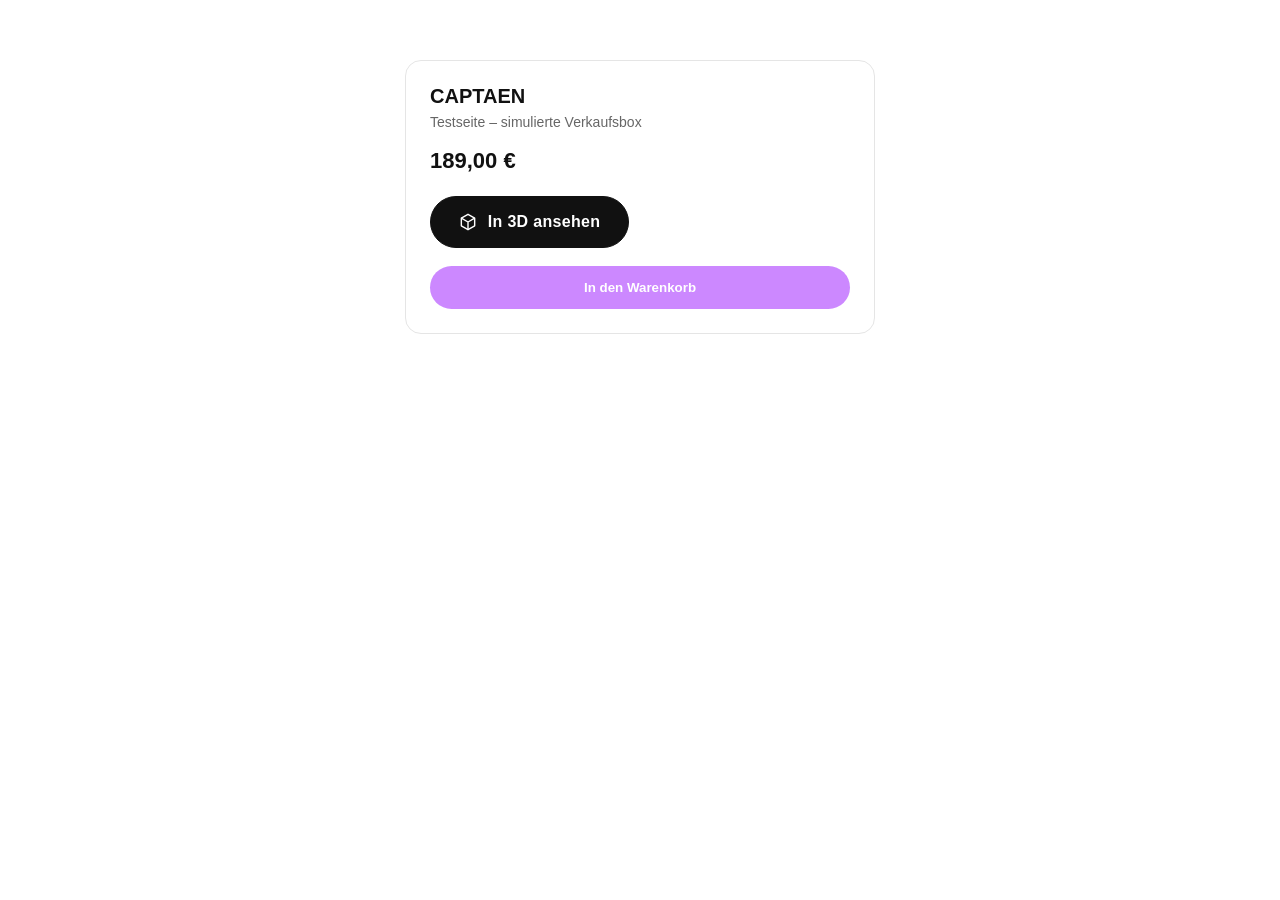
<file: shopify-3d/preview/index.html>
<!doctype html><html lang="de"><head><meta charset="utf-8"><meta name="viewport" content="width=device-width,initial-scale=1"><title>SOLAERO 3D Test</title>
<style>body{font-family:-apple-system,Segoe UI,Helvetica,Arial,sans-serif;margin:0;background:#fff;color:#111}.box{max-width:420px;margin:60px auto;padding:24px;border:1px solid #e5e5e5;border-radius:16px}
h1{font-size:20px;margin:0 0 6px}p{color:#666;margin:0 0 18px;font-size:14px}.price{font-size:22px;font-weight:600;margin-bottom:14px}.buy{width:100%;margin-top:10px;padding:14px;border-radius:999px;border:0;background:#c8f;color:#fff;font-weight:700}</style></head>
<body><div class="box"><h1>CAPTAEN</h1><p>Testseite – simulierte Verkaufsbox</p><div class="price">189,00 €</div>
<div class="solaero-3d-section solaero-3d-section--left" style="text-align:left;padding:8px 0 8px" ><link rel="stylesheet" href="../assets/solaero-3d.css">
<div class="s3d" id="s3d-template-captaen" data-engine="../assets/solaero-3d.js"
  style="--s3d-accent:#111111;--s3d-bg:#f3f3f5;">
  <button type="button" class="s3d__btn s3d__btn--solid" data-s3d-open aria-haspopup="dialog">
    <svg class="s3d__ico" viewBox="0 0 24 24" fill="none" stroke="currentColor" stroke-width="1.7" stroke-linejoin="round" aria-hidden="true"><path d="M12 2.8 20 7.4v9.2l-8 4.6-8-4.6V7.4z"/><path d="m4 7.4 8 4.6 8-4.6M12 12v9.2"/></svg>
    <span>In 3D ansehen</span>
  </button>
  <div class="s3d__overlay" hidden role="dialog" aria-modal="true" aria-label="CAPTAEN – 3D">
    <div class="s3d__scrim"></div>
    <div class="s3d__win"><canvas class="s3d__canvas" role="img" aria-label="CAPTAEN 3D"></canvas>
      <div class="s3d__msg" hidden data-nowebgl="3D wird von diesem Gerät nicht unterstützt." data-error="3D konnte nicht geladen werden."></div>
      <div class="s3d__load"><div class="s3d__spin" aria-hidden="true"></div></div>
      <button type="button" class="s3d__close" aria-label="Schließen"><svg viewBox="0 0 24 24" fill="none" stroke="currentColor" stroke-width="2.2" stroke-linecap="round" aria-hidden="true"><path d="M5 5l14 14M19 5 5 19"/></svg></button>
      <div class="s3d__hint" data-hint-touch="Ziehen zum Drehen · Zwei Finger zum Zoomen">Ziehen zum Drehen · Scrollen zum Zoomen</div>
      <div class="s3d__name">CAPTAEN</div>
      <div class="s3d__sw" role="radiogroup" aria-label="Farbe"><button type="button" class="s3d__swb" role="radio" aria-checked="true" data-key="solaero3d-captaen-aviator" data-src="../assets/solaero3d-captaen-aviator.js" style="--c:#d9b25f"><span class="s3d__dot"></span><span>Gold</span></button><button type="button" class="s3d__swb" role="radio" aria-checked="false" data-key="solaero3d-captaen-black" data-src="../assets/solaero3d-captaen-black.js" style="--c:#161618"><span class="s3d__dot"></span><span>Black</span></button><button type="button" class="s3d__swb" role="radio" aria-checked="false" data-key="solaero3d-captaen-silver" data-src="../assets/solaero3d-captaen-silver.js" style="--c:#c4c6cc"><span class="s3d__dot"></span><span>Silver</span></button></div>
    </div>
  </div>
</div>
<script src="../assets/solaero-3d-ui.js" defer></script>
</div>

<button class="buy">In den Warenkorb</button></div></body></html>
</file>
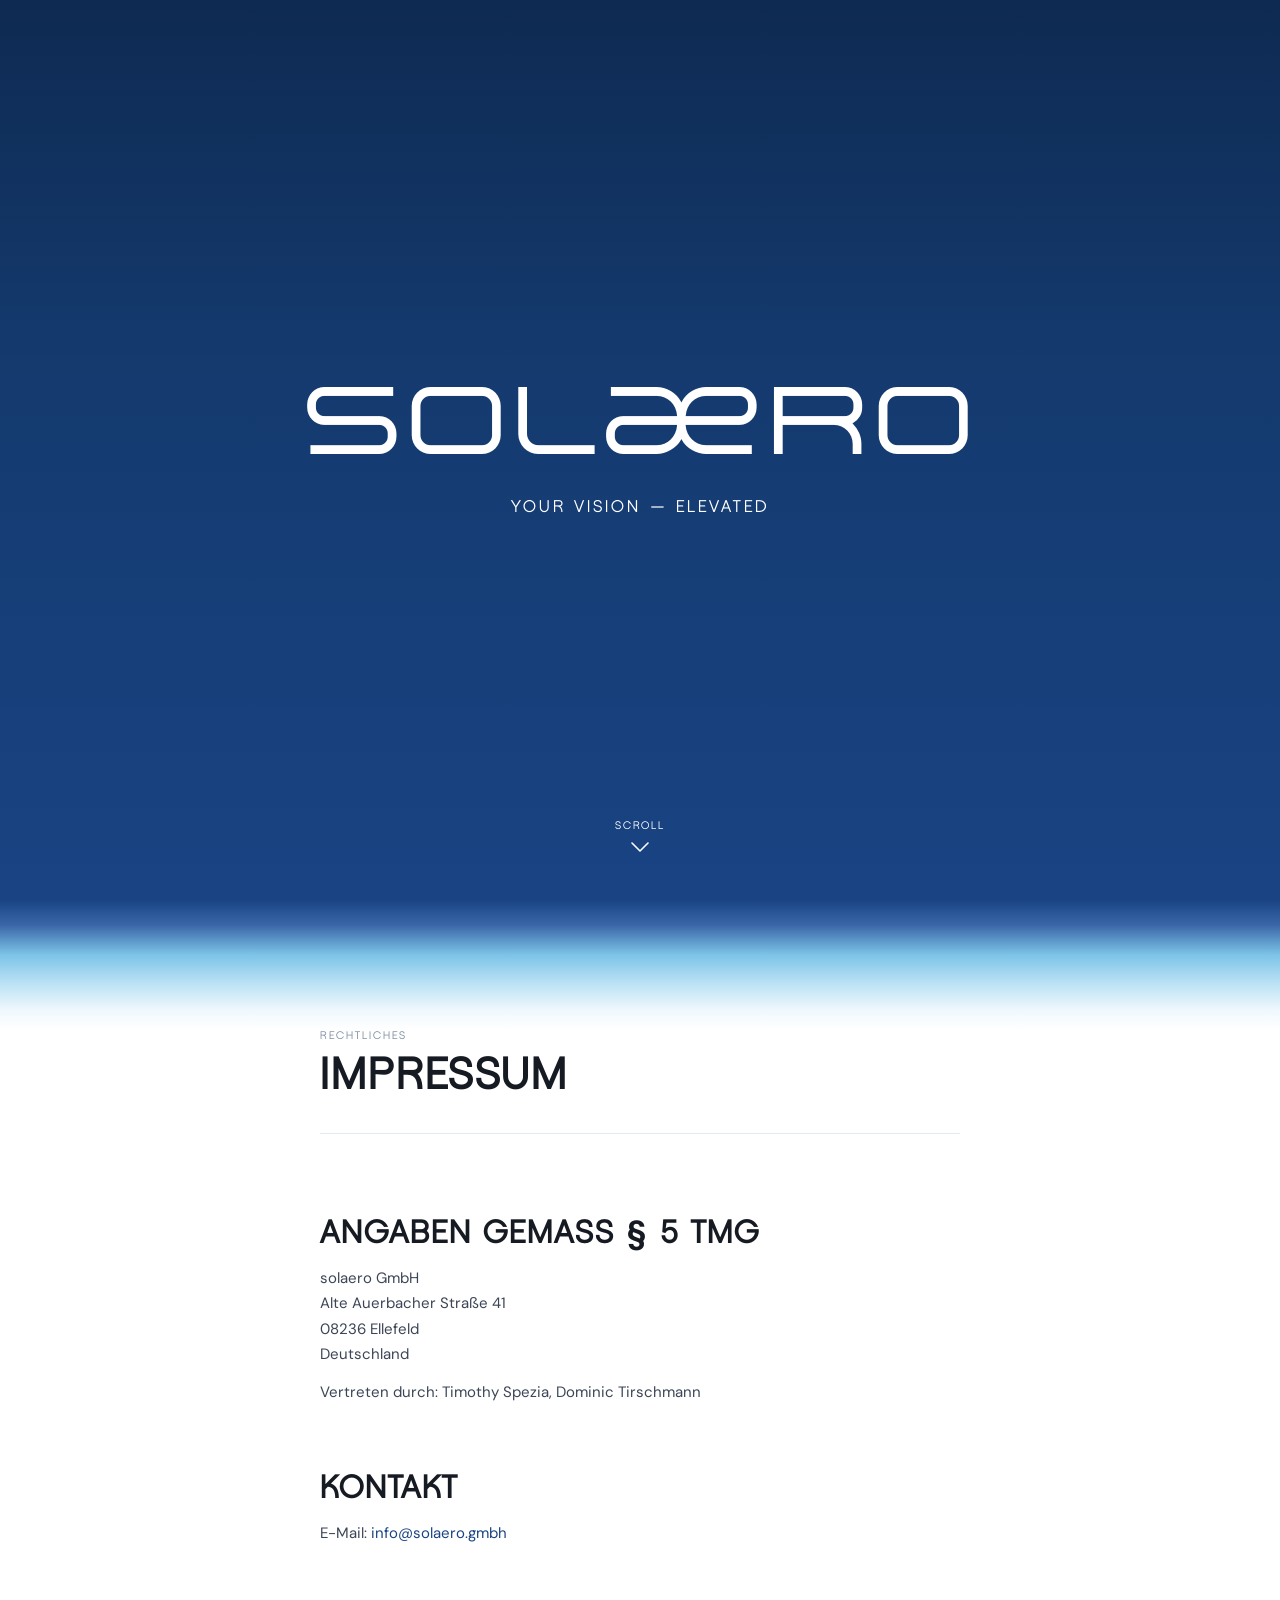
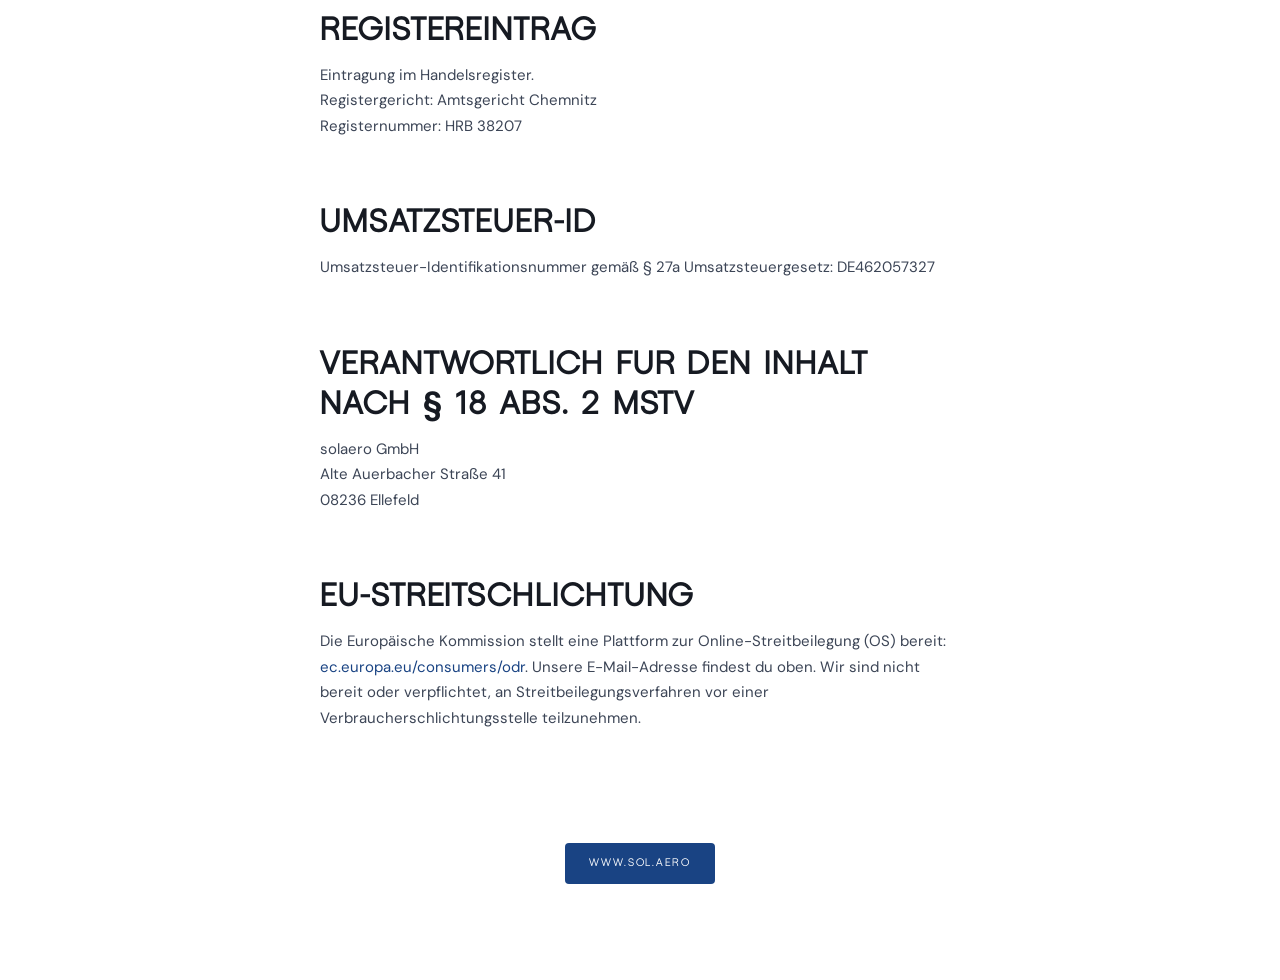
<file: impressum.html>
<!DOCTYPE html>
<html lang="de">
<head>
<meta charset="UTF-8">
<meta name="viewport" content="width=device-width, initial-scale=1.0">
<title>Impressum — solæro GmbH</title>
<meta name="description" content="Impressum und rechtliche Angaben der solaero GmbH gemäß § 5 TMG.">
<link rel="canonical" href="https://www.solaero.gmbh/impressum.html">
<link rel="preconnect" href="https://fonts.googleapis.com">
<link rel="preconnect" href="https://fonts.gstatic.com" crossorigin>
<link href="https://fonts.googleapis.com/css2?family=DM+Sans:wght@400;500&display=swap" rel="stylesheet">
<style>
/* Caps cut — used for the logo / display lockups */
@font-face {
  font-family: 'Solaero Sans Caps';
  src: url("[data-uri]") format('truetype');
  font-weight: 400;
  font-style: normal;
}

/* Wide decorative variant — optional accent only */
@font-face {
  font-family: 'Solaero Sans Brand';
  src: url("[data-uri]") format('truetype');
  font-weight: 400;
  font-style: normal;
}

/* ── Color Primitives ───────────────────────────────────────── */
:root {
  /* Brand Blue — official brand colour #194383, with tint sub-shades */
  --color-blue-700: #112E5C;  /* darkest — text on light, deep fills */
  --color-blue-600: #143A6E;  /* hover / pressed */
  --color-blue-500: #194383;  /* ★ BRAND — primary */
  --color-blue-400: #3A66A8;  /* lighter accent */
  --color-blue-300: #5E7BA8;  /* 70% tint (70% brand + white) */
  --color-blue-100: #D1D9E6;  /* 20% tint (20% brand + white) */
  --color-blue-50:  #EAEEF4;  /* faintest wash — bg tint */

  /* Neutrals */
  --color-dark-900: #161A22;
  --color-dark-800: #1F252F;
  --color-dark-700: #2A3140;
  --color-dark-600: #3C4556;
  --color-dark-500: #5A6579;
  --color-dark-400: #7E8EA0;
  --color-dark-300: #A8B4C2;
  --color-dark-200: #CDD6DF;
  --color-dark-100: #E4EAF0;
  --color-dark-50:  #F4F6F8;
  --color-white:    #FFFFFF;

  /* Sky / atmosphere accent */
  --color-sky-400:  #7DC4E8;
  --color-sky-200:  #BEE3F5;
  --color-sky-50:   #EFF8FD;

  /* Titanium / product tones */
  --color-titanium-600: #4A4E57;
  --color-titanium-400: #797F8A;
  --color-titanium-200: #C0C4CC;
  --color-titanium-100: #E0E2E6;

  /* ── Semantic Colors ────────────────────────────────────────── */
  --color-bg:           var(--color-white);
  --color-bg-subtle:    var(--color-dark-50);
  --color-bg-dark:      var(--color-dark-900);
  --color-fg:           var(--color-dark-900);
  --color-fg-2:         var(--color-dark-600);
  --color-fg-3:         var(--color-dark-400);
  --color-fg-inverse:   var(--color-white);
  --color-border:       var(--color-dark-200);
  --color-border-subtle:var(--color-dark-100);
  --color-accent:       var(--color-blue-500);
  --color-accent-hover: var(--color-blue-600);
  --color-accent-light: var(--color-blue-50);

  /* ── Typography Scale ───────────────────────────────────────── */
  /* Font families */
  --font-brand:   'Solaero Sans', 'DM Sans', sans-serif;
  --font-caps:    'Solaero Sans Caps', 'DM Sans', sans-serif;
  --font-wide:    'Solaero Sans Brand', 'DM Sans', sans-serif;
  --font-body:    'DM Sans', 'Helvetica Neue', sans-serif;
  --font-mono:    'DM Mono', 'Courier New', monospace;

  /* Font sizes */
  --text-xs:   11px;
  --text-sm:   13px;
  --text-base: 15px;
  --text-md:   17px;
  --text-lg:   20px;
  --text-xl:   24px;
  --text-2xl:  32px;
  --text-3xl:  44px;
  --text-4xl:  60px;
  --text-5xl:  80px;

  /* Line heights */
  --leading-tight:  1.1;
  --leading-snug:   1.25;
  --leading-normal: 1.5;
  --leading-relaxed:1.7;

  /* Letter spacing */
  --tracking-tight: -0.02em;
  --tracking-normal: 0em;
  --tracking-wide:   0.06em;
  --tracking-wider:  0.12em;
  --tracking-widest: 0.18em;

  /* ── Spacing ────────────────────────────────────────────────── */
  --space-1:  4px;
  --space-2:  8px;
  --space-3:  12px;
  --space-4:  16px;
  --space-5:  20px;
  --space-6:  24px;
  --space-8:  32px;
  --space-10: 40px;
  --space-12: 48px;
  --space-16: 64px;
  --space-20: 80px;
  --space-24: 96px;
  --space-32: 128px;

  /* ── Radii ──────────────────────────────────────────────────── */
  --radius-sm:   2px;
  --radius-md:   4px;
  --radius-lg:   8px;
  --radius-xl:   12px;
  --radius-full: 9999px;

  /* ── Shadows ────────────────────────────────────────────────── */
  --shadow-sm:  0 1px 3px rgba(22,26,34,0.08), 0 1px 2px rgba(22,26,34,0.04);
  --shadow-md:  0 4px 12px rgba(22,26,34,0.10), 0 2px 4px rgba(22,26,34,0.06);
  --shadow-lg:  0 12px 32px rgba(22,26,34,0.12), 0 4px 8px rgba(22,26,34,0.06);
  --shadow-xl:  0 24px 64px rgba(22,26,34,0.16);

  /* ── Transitions ────────────────────────────────────────────── */
  --ease-default:  cubic-bezier(0.25, 0.1, 0.25, 1.0);  /* @kind other */
  --ease-out:      cubic-bezier(0.0, 0.0, 0.2, 1.0);    /* @kind other */
  --ease-in-out:   cubic-bezier(0.4, 0.0, 0.2, 1.0);    /* @kind other */
  --duration-fast: 120ms;  /* @kind other */
  --duration-base: 200ms;  /* @kind other */
  --duration-slow: 350ms;  /* @kind other */
}

/* ── Semantic Type Roles ─────────────────────────────────────── */

/* Display / Hero headings — Solaero Sans Caps */
.display,
h1.display {
  font-family: var(--font-caps);
  font-size: var(--text-4xl);
  line-height: var(--leading-tight);
  letter-spacing: var(--tracking-wide);
  color: var(--color-fg);
  text-transform: uppercase;
}

/* Page headings */
h1 {
  font-family: var(--font-caps);
  font-size: var(--text-3xl);
  line-height: var(--leading-tight);
  letter-spacing: var(--tracking-wide);
  color: var(--color-fg);
  text-transform: uppercase;
}

h2 {
  font-family: var(--font-caps);
  font-size: var(--text-2xl);
  line-height: var(--leading-snug);
  letter-spacing: var(--tracking-wide);
  color: var(--color-fg);
  text-transform: uppercase;
}

h3 {
  font-family: var(--font-brand);
  font-size: var(--text-xl);
  line-height: var(--leading-snug);
  letter-spacing: var(--tracking-normal);
  color: var(--color-fg);
}

h4, h5, h6 {
  font-family: var(--font-brand);
  font-size: var(--text-md);
  line-height: var(--leading-snug);
  letter-spacing: var(--tracking-normal);
  color: var(--color-fg);
}

/* Body */
p, body {
  font-family: var(--font-body);
  font-size: var(--text-base);
  line-height: var(--leading-normal);
  color: var(--color-fg);
}

/* Label / overline */
.label, .overline {
  font-family: var(--font-caps);
  font-size: var(--text-xs);
  letter-spacing: var(--tracking-widest);
  text-transform: uppercase;
  color: var(--color-fg-3);
}

/* Caption */
.caption {
  font-family: var(--font-body);
  font-size: var(--text-sm);
  line-height: var(--leading-relaxed);
  color: var(--color-fg-2);
}

/* Code */
code, pre {
  font-family: var(--font-mono);
  font-size: var(--text-sm);
}

/* ── Base ───────────────────────────────────────────────────── */
* { margin: 0; padding: 0; box-sizing: border-box; }
body { margin: 0; background: var(--color-bg); }
a { color: var(--color-accent); text-decoration: none; }
a:hover { color: var(--color-accent-hover); }

@keyframes scroll-bounce {
  0%, 100% { transform: translateY(0); opacity: 0.55; }
  50% { transform: translateY(10px); opacity: 1; }
}
</style>
</head>
<body>
<a href="https://www.sol.aero" target="_blank" rel="noopener" aria-label="Zur solæro Startseite" style="display: flex; flex-direction: column; align-items: center; justify-content: center; position: relative; width: 100%; height: 100vh; min-height: 640px; background: linear-gradient(rgb(14, 42, 82) 0%, rgb(20, 58, 110) 40%, rgb(25, 67, 131) 100%); overflow: hidden; text-decoration: none; cursor: pointer;">
  <div style="position: relative; display: flex; flex-direction: column; align-items: center; gap: 20px;">
    <div style="font-family: &quot;Solaero Sans Brand&quot;, &quot;DM Sans&quot;, sans-serif; font-size: clamp(48px, 8vw, 96px); letter-spacing: 0.05em; color: rgb(255, 255, 255); line-height: 1;">SOL^RO</div>
    <div style="font-family: var(--font-caps); font-size: var(--text-md); letter-spacing: var(--tracking-widest); color: rgb(255, 255, 255); text-transform: uppercase;">YOUR VISION — ELEVATED</div>
  </div>

  <div style="position: absolute; bottom: 48px; display: flex; flex-direction: column; align-items: center; gap: 8px; animation: 2.2s ease-in-out 0s infinite normal none running scroll-bounce;">
    <div style="font-family: var(--font-caps); font-size: 11px; letter-spacing: var(--tracking-widest); color: rgb(255, 255, 255); text-transform: uppercase;">Scroll</div>
    <svg width="18" height="10" viewBox="0 0 18 10" fill="none"><path d="M1 1L9 9L17 1" stroke="#FFFFFF" stroke-width="1.6" stroke-linecap="round" stroke-linejoin="round"></path></svg>
  </div></a><div style="background: linear-gradient(180deg, #194383 0px, #3A66A8 25px, #7DC4E8 55px, #BEE3F5 85px, #EFF8FD 110px, var(--color-bg) 130px, var(--color-bg) 100%); padding: var(--space-32) var(--space-6) var(--space-24); display: flex; justify-content: center;">
  <div style="width: 100%; max-width: 640px; display: flex; flex-direction: column; gap: var(--space-16);">
    <div style="display: flex; flex-direction: column; gap: var(--space-2); border-bottom: 1px solid var(--color-border-subtle); padding-bottom: var(--space-8); margin-bottom: var(--space-4);">
      <div class="overline" style="color: var(--color-fg-3);">Rechtliches</div>
      <h1 style="margin: 0px;">Impressum</h1>
    </div>

    <section style="display: flex; flex-direction: column; gap: var(--space-3);">
      <h2 style="margin: 0px;">Angaben gemäß § 5 TMG</h2>
      <p style="margin: 0px; color: var(--color-fg-2); line-height: var(--leading-relaxed);">
        solaero GmbH<br>
        Alte Auerbacher Straße 41<br>
        08236 Ellefeld<br>
        Deutschland
      </p>
      <p style="margin: 0px; color: var(--color-fg-2); line-height: var(--leading-relaxed);">
        Vertreten durch: Timothy Spezia, Dominic Tirschmann
      </p>
    </section>

    <section style="display: flex; flex-direction: column; gap: var(--space-3);">
      <h2 style="margin: 0px;">Kontakt</h2>
      <p style="margin: 0px; color: var(--color-fg-2); line-height: var(--leading-relaxed);">
        E-Mail: <a href="mailto:info@solaero.gmbh">info@solaero.gmbh</a>
      </p>
    </section>

    <section style="display: flex; flex-direction: column; gap: var(--space-3);">
      <h2 style="margin: 0px;">Registereintrag</h2>
      <p style="margin: 0px; color: var(--color-fg-2); line-height: var(--leading-relaxed);">
        Eintragung im Handelsregister.<br>
        Registergericht: Amtsgericht Chemnitz<br>
        Registernummer: HRB 38207
      </p>
    </section>

    <section style="display: flex; flex-direction: column; gap: var(--space-3);">
      <h2 style="margin: 0px;">Umsatzsteuer-ID</h2>
      <p style="margin: 0px; color: var(--color-fg-2); line-height: var(--leading-relaxed);">
        Umsatzsteuer-Identifikationsnummer gemäß § 27a Umsatzsteuergesetz: DE462057327
      </p>
    </section>

    <section style="display: flex; flex-direction: column; gap: var(--space-3);">
      <h2 style="margin: 0px;">Verantwortlich für den Inhalt nach § 18 Abs. 2 MStV</h2>
      <p style="margin: 0px; color: var(--color-fg-2); line-height: var(--leading-relaxed);">
        solaero GmbH<br>
        Alte Auerbacher Straße 41<br>
        08236 Ellefeld
      </p>
    </section>

    <section style="display: flex; flex-direction: column; gap: var(--space-3);">
      <h2 style="margin: 0px;">EU-Streitschlichtung</h2>
      <p style="margin: 0px; color: var(--color-fg-2); line-height: var(--leading-relaxed);">
        Die Europäische Kommission stellt eine Plattform zur Online-Streitbeilegung (OS) bereit: <a href="https://ec.europa.eu/consumers/odr" target="_blank" rel="noopener">ec.europa.eu/consumers/odr</a>. Unsere E-Mail-Adresse findest du oben. Wir sind nicht bereit oder verpflichtet, an Streitbeilegungsverfahren vor einer Verbraucherschlichtungsstelle teilzunehmen.
      </p>
    </section>

    <a href="https://www.sol.aero" target="_blank" rel="noopener" style="margin-top: var(--space-12); align-self: center; display: flex; align-items: center; gap: var(--space-2); padding: var(--space-3) var(--space-6); background: var(--color-accent); border-radius: var(--radius-md); font-family: var(--font-caps); font-size: var(--text-xs); letter-spacing: var(--tracking-widest); text-transform: uppercase; color: rgb(255, 255, 255);">
      www.sol.aero
    </a>
  </div></div>
</body>
</html>
</file>
<file: shopify-3d/assets/solaero-3d.css>
/* SOLAERO 3D viewer – button + pill window. Everything is scoped to .s3d* ; tune via the CSS variables on .s3d */
.s3d,.s3d__overlay{--s3d-accent:#111;--s3d-on-accent:#fff;--s3d-bg:#f3f3f5;--s3d-scrim:rgba(232,234,240,.5);--s3d-ink:#111}
.s3d{display:contents}
.s3d__btn{appearance:none;-webkit-appearance:none;display:inline-flex;align-items:center;justify-content:center;gap:.6em;cursor:pointer;font:inherit;font-weight:600;letter-spacing:.02em;line-height:1;
  padding:.95em 1.7em;border-radius:999px;border:1.5px solid var(--s3d-accent);background:var(--s3d-accent);color:var(--s3d-on-accent);transition:transform .18s ease,box-shadow .18s ease,background .18s ease,color .18s ease;-webkit-tap-highlight-color:transparent}
.s3d__btn:hover{transform:translateY(-1px);box-shadow:0 8px 22px rgba(0,0,0,.18)}
.s3d__btn:active{transform:none;box-shadow:none}
.s3d__btn:focus-visible{outline:3px solid var(--s3d-accent);outline-offset:3px}
.s3d__btn--outline{background:transparent;color:var(--s3d-accent)}
.s3d__btn--text{background:transparent;border-color:transparent;color:var(--s3d-accent);text-decoration:underline;text-underline-offset:.25em;padding-inline:.4em}
.s3d__btn--full{width:100%}
.s3d__ico{width:1.25em;height:1.25em;flex:none}

.s3d__overlay{position:fixed;inset:0;z-index:2147483000;display:flex;align-items:center;justify-content:center;padding:max(12px,env(safe-area-inset-top)) max(12px,env(safe-area-inset-right)) max(12px,env(safe-area-inset-bottom)) max(12px,env(safe-area-inset-left));
  opacity:0;visibility:hidden;transition:opacity .28s ease,visibility 0s linear .28s}
.s3d__overlay.is-open{opacity:1;visibility:visible;transition:opacity .28s ease}
.s3d__scrim{position:absolute;inset:0;background:var(--s3d-scrim);-webkit-backdrop-filter:blur(18px) saturate(1.25);backdrop-filter:blur(18px) saturate(1.25)}
@supports not ((backdrop-filter:blur(1px)) or (-webkit-backdrop-filter:blur(1px))){.s3d__scrim{background:rgba(240,241,245,.92)}}
.s3d__win{position:relative;width:min(94vw,940px);height:min(76vh,620px);border-radius:44px;overflow:hidden;background:var(--s3d-bg);color:var(--s3d-ink);
  box-shadow:0 40px 90px -20px rgba(15,18,30,.35),0 0 0 1px rgba(255,255,255,.7) inset;transform:translateY(14px) scale(.97);transition:transform .38s cubic-bezier(.2,.8,.2,1)}
.s3d__overlay.is-open .s3d__win{transform:none}
.s3d__canvas{position:absolute;inset:0;width:100%;height:100%;display:block;cursor:grab;outline:none;touch-action:none}
.s3d__canvas.is-drag{cursor:grabbing}
.s3d__poster{position:absolute;inset:0;width:100%;height:100%;object-fit:contain;pointer-events:none}
.s3d__msg{position:absolute;inset:0;display:flex;align-items:center;justify-content:center;text-align:center;padding:2rem;font-size:.95rem;opacity:.8}
.s3d__load{position:absolute;inset:0;display:flex;align-items:center;justify-content:center;pointer-events:none;transition:opacity .3s ease;background:var(--s3d-bg)}
.s3d__load.is-done{opacity:0}
.s3d__spin{width:34px;height:34px;border-radius:50%;border:3px solid rgba(0,0,0,.12);border-top-color:var(--s3d-ink);animation:s3d-rot .8s linear infinite}
@keyframes s3d-rot{to{transform:rotate(360deg)}}
.s3d__close{position:absolute;top:18px;right:18px;width:46px;height:46px;border-radius:50%;border:0;background:rgba(255,255,255,.78);-webkit-backdrop-filter:blur(8px);backdrop-filter:blur(8px);color:var(--s3d-ink);cursor:pointer;display:flex;align-items:center;justify-content:center;
  box-shadow:0 2px 10px rgba(0,0,0,.12);transition:transform .18s ease,background .18s ease;-webkit-tap-highlight-color:transparent}
.s3d__close:hover{transform:scale(1.06);background:#fff}.s3d__close:focus-visible{outline:3px solid var(--s3d-accent);outline-offset:2px}
.s3d__close svg{width:18px;height:18px}
.s3d__hint{position:absolute;top:22px;left:50%;transform:translateX(-50%);padding:.55em 1.1em;border-radius:999px;background:rgba(255,255,255,.7);-webkit-backdrop-filter:blur(8px);backdrop-filter:blur(8px);font-size:.78rem;letter-spacing:.02em;white-space:nowrap;
  opacity:.9;transition:opacity .5s ease;pointer-events:none;max-width:calc(100% - 140px);overflow:hidden;text-overflow:ellipsis}
.s3d__hint.is-gone{opacity:0}
.s3d__name{position:absolute;left:32px;bottom:28px;font-size:1.05rem;font-weight:700;letter-spacing:.22em;text-transform:uppercase;pointer-events:none}
.s3d__sw{position:absolute;right:22px;bottom:20px;display:flex;gap:8px;flex-wrap:wrap;justify-content:flex-end;max-width:calc(100% - 190px)}
.s3d__swb{appearance:none;-webkit-appearance:none;display:inline-flex;align-items:center;gap:.55em;height:40px;padding:0 15px 0 7px;border-radius:999px;border:1.5px solid rgba(0,0,0,.12);background:rgba(255,255,255,.72);-webkit-backdrop-filter:blur(8px);backdrop-filter:blur(8px);
  color:var(--s3d-ink);font:inherit;font-size:.8rem;font-weight:600;cursor:pointer;transition:border-color .18s ease,background .18s ease,transform .18s ease;-webkit-tap-highlight-color:transparent}
.s3d__swb:hover{transform:translateY(-1px);background:#fff}
.s3d__swb[aria-checked="true"]{border-color:var(--s3d-ink);background:#fff}
.s3d__swb:focus-visible{outline:3px solid var(--s3d-accent);outline-offset:2px}
.s3d__dot{width:26px;height:26px;border-radius:50%;background:var(--c,#999);box-shadow:inset 0 0 0 1px rgba(0,0,0,.18),inset 0 2px 3px rgba(255,255,255,.45)}
html.s3d-lock,html.s3d-lock body{overflow:hidden!important}
@media (max-width:640px){
  .s3d__win{width:100%;height:min(74vh,560px);height:min(74svh,560px);border-radius:34px}
  .s3d__name{left:22px;bottom:70px;font-size:.95rem}
  .s3d__sw{left:14px;right:14px;bottom:14px;max-width:none;justify-content:flex-start}
  .s3d__swb{height:38px;padding:0 13px 0 6px}
  .s3d__close{top:14px;right:14px;width:42px;height:42px}
  .s3d__hint{top:18px;font-size:.72rem}
}
@media (prefers-reduced-motion:reduce){.s3d__overlay,.s3d__win,.s3d__btn,.s3d__swb,.s3d__close,.s3d__hint{transition:none}.s3d__spin{animation-duration:2s}}
</file>
